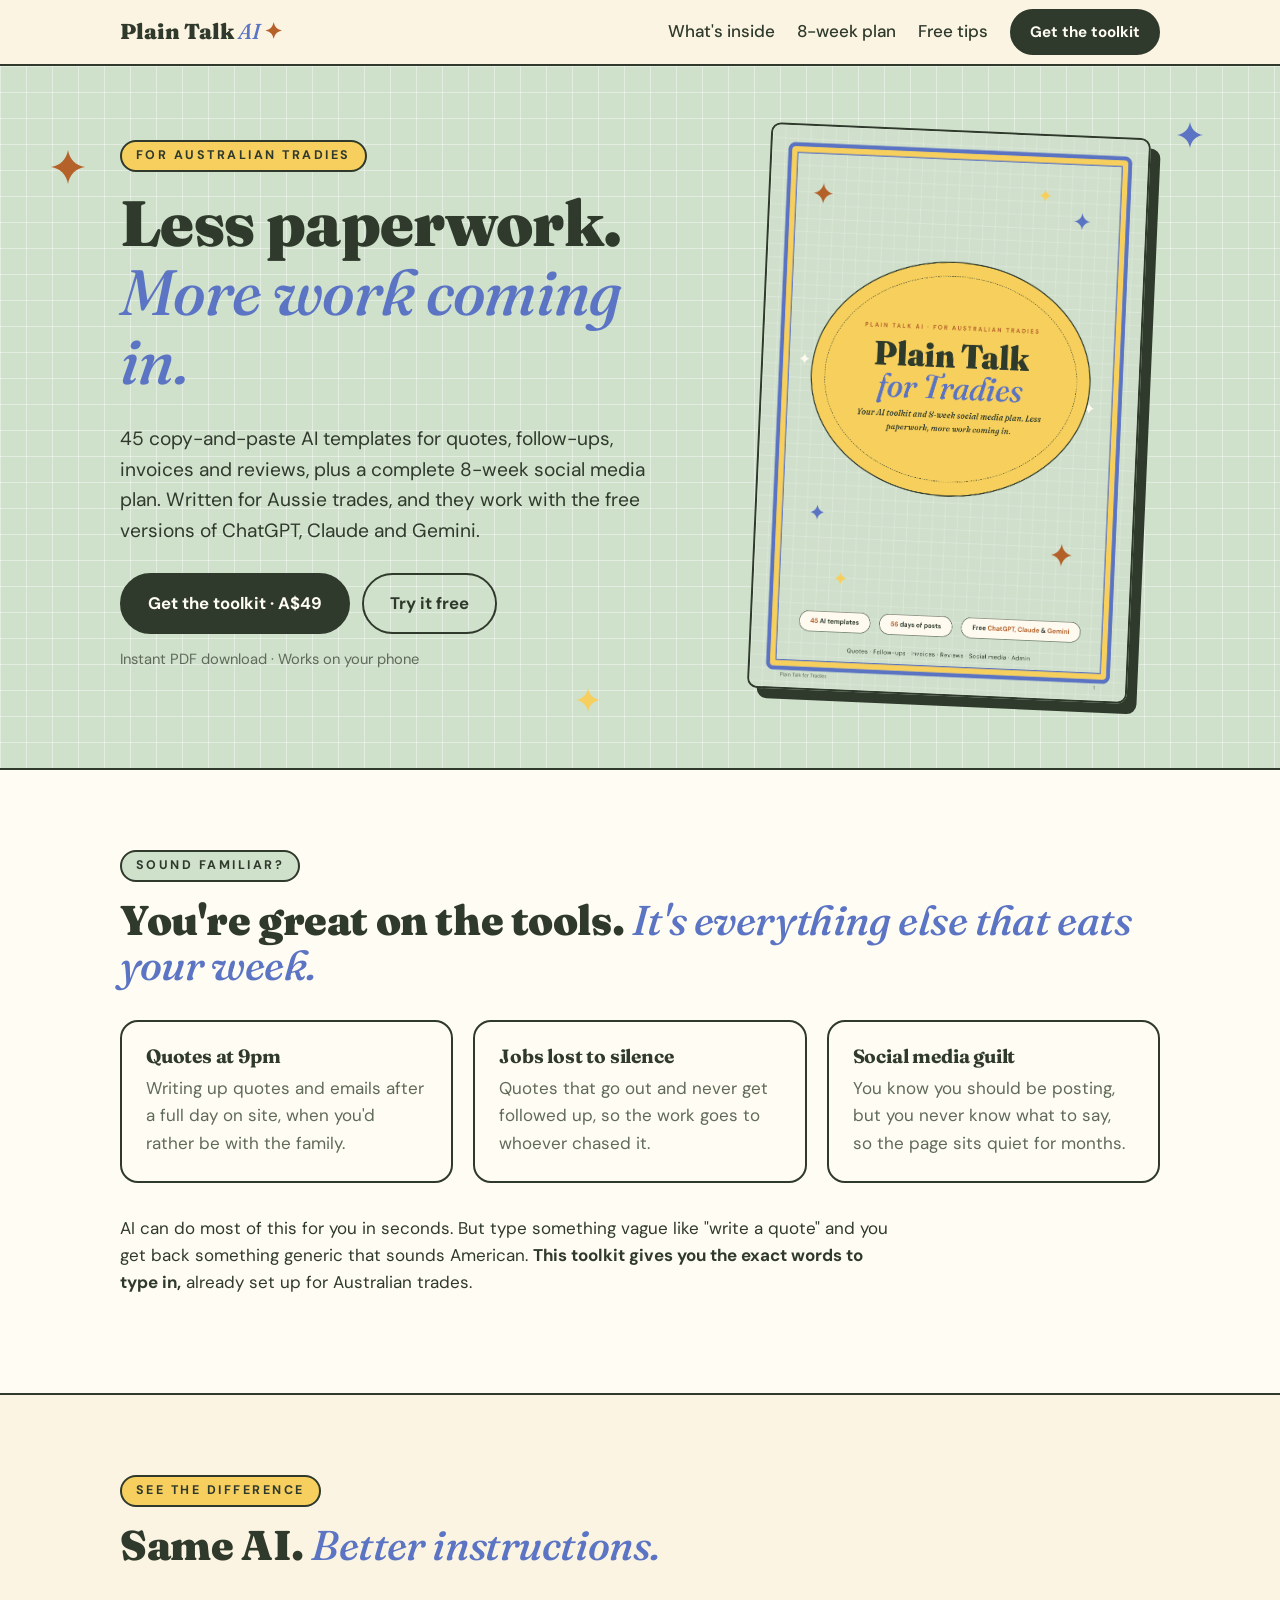
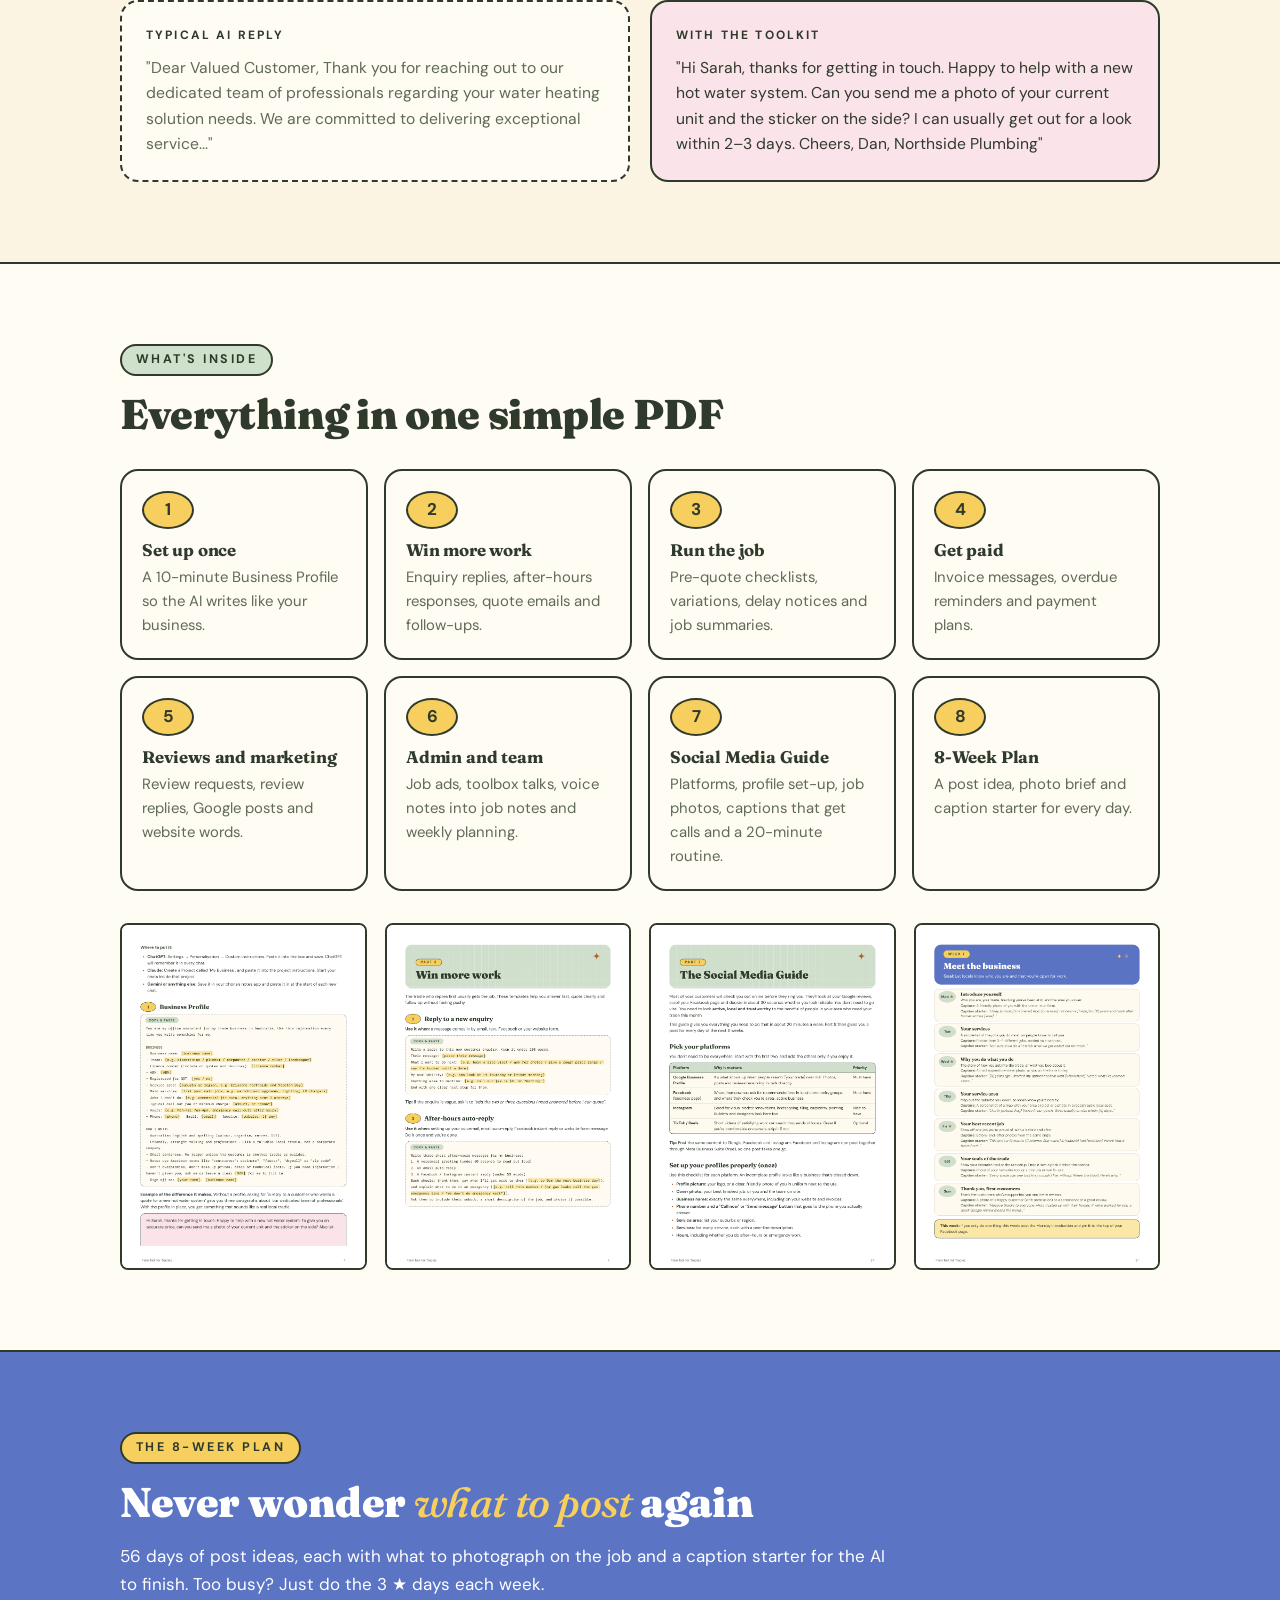
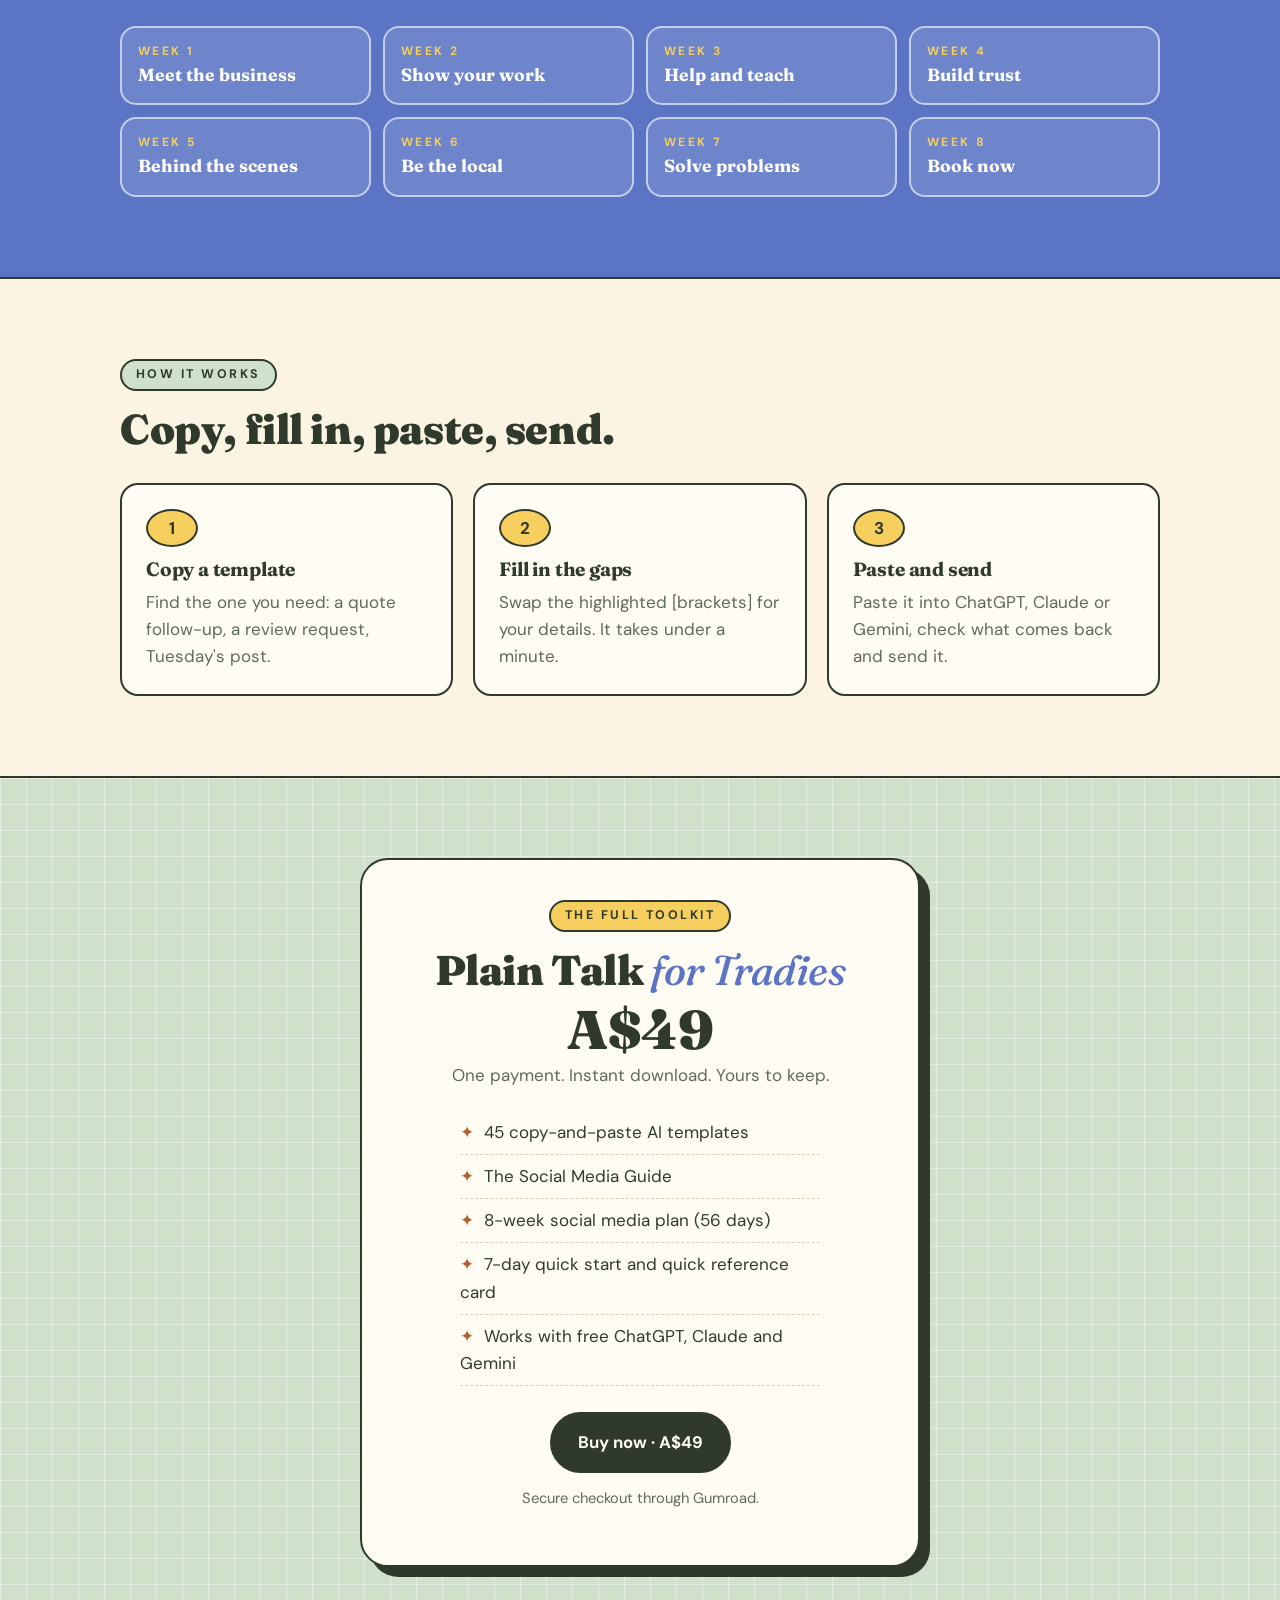
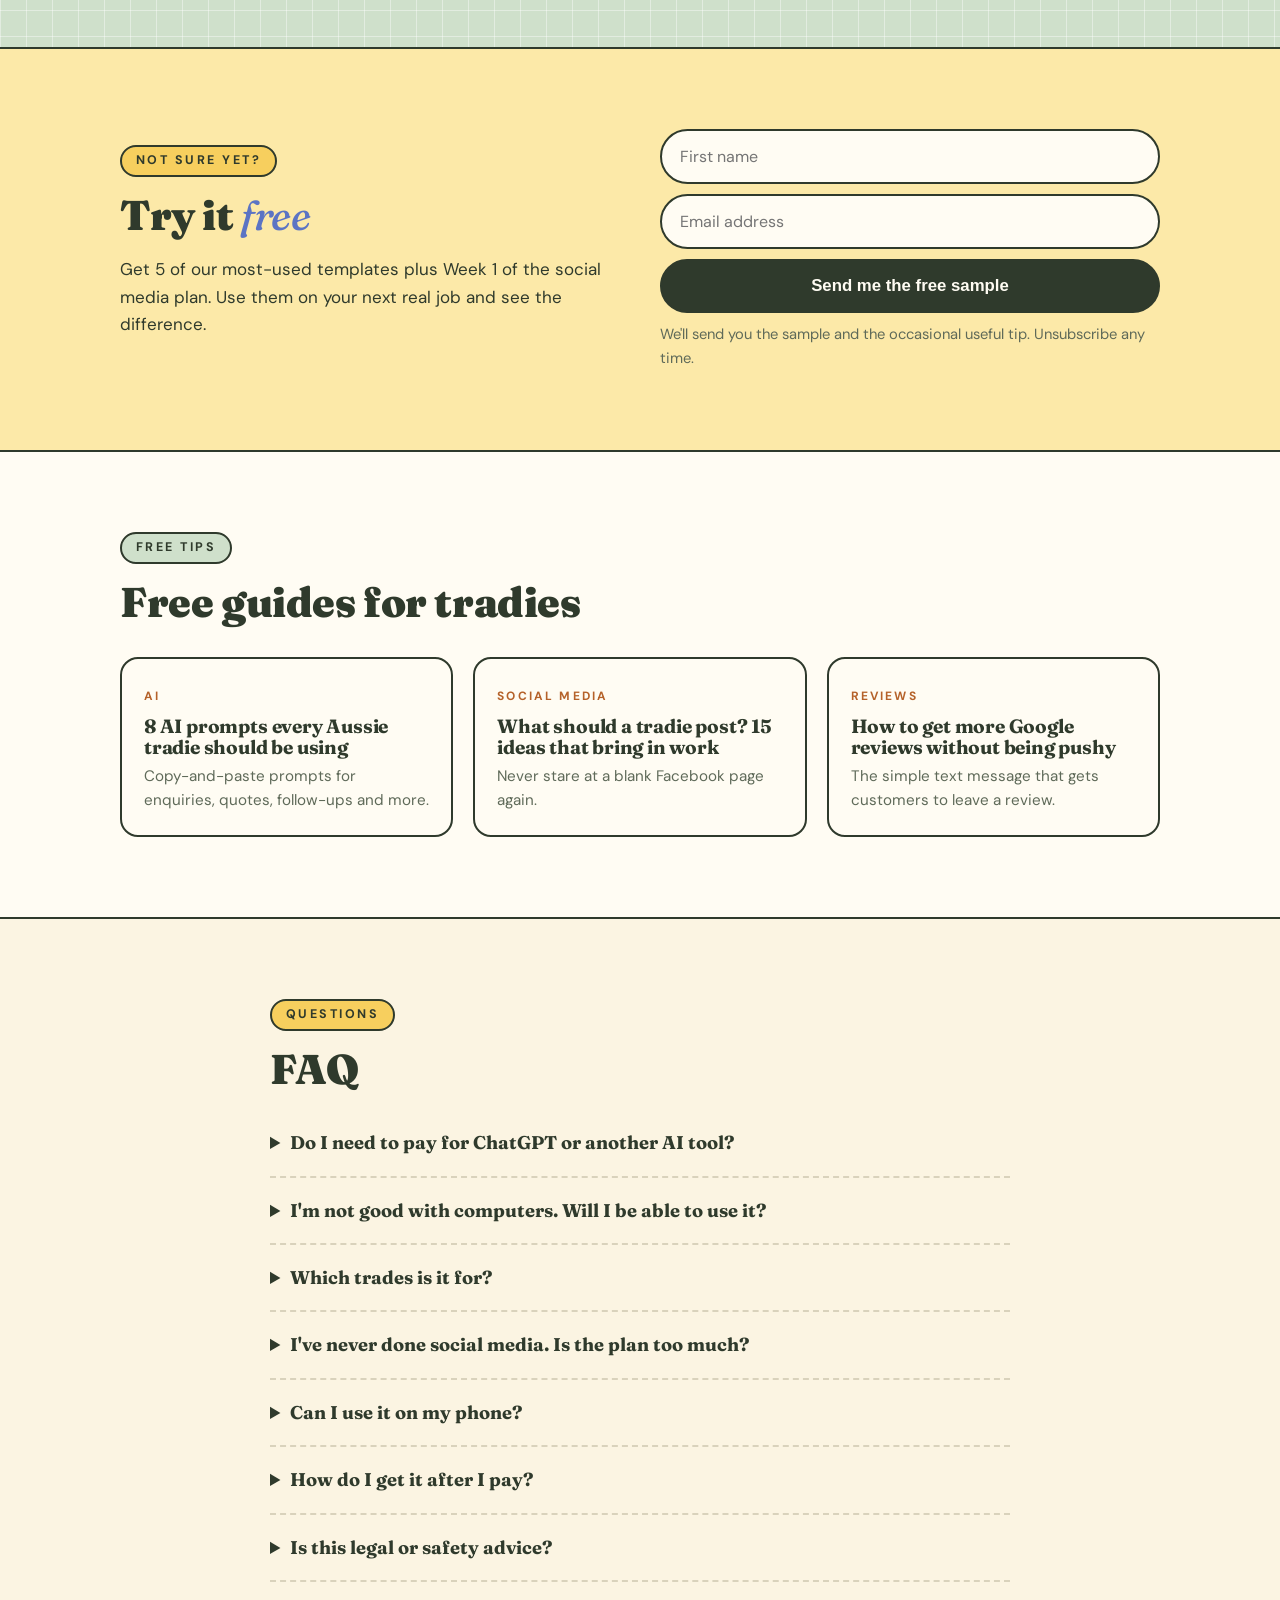
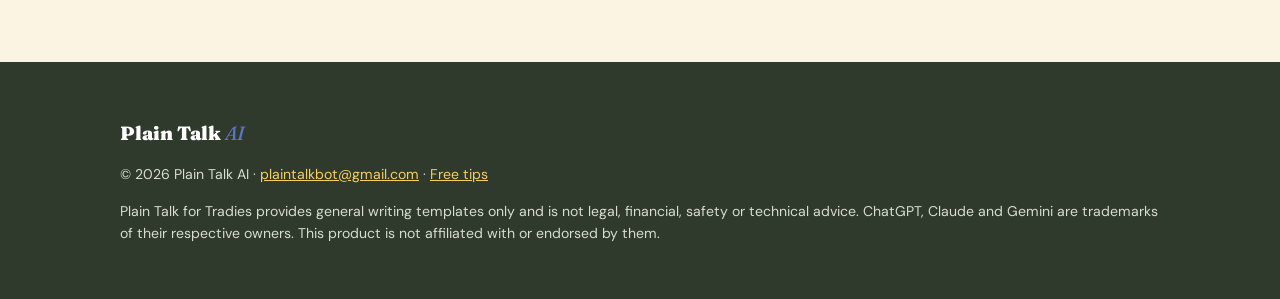
<file: index.html>
<!doctype html>
<html lang="en-AU">
<head>
<meta charset="utf-8">
<meta name="viewport" content="width=device-width, initial-scale=1">
<title>Plain Talk for Tradies | AI templates and an 8-week social media plan for Australian tradies</title>
<meta name="description" content="45 copy-and-paste AI templates and an 8-week social media plan for Australian tradies. Write quotes, follow-ups, invoice reminders and social posts in minutes with the free versions of ChatGPT, Claude or Gemini.">
<meta property="og:title" content="Plain Talk for Tradies">
<meta property="og:description" content="Less paperwork, more work coming in. 45 AI templates and an 8-week social media plan for Aussie tradies.">
<meta property="og:image" content="https://plaintalkbot.com/img/cover.png">
<meta property="og:url" content="https://plaintalkbot.com/">
<link rel="canonical" href="https://plaintalkbot.com/">
<link rel="preconnect" href="https://fonts.googleapis.com">
<link href="https://fonts.googleapis.com/css2?family=Fraunces:ital,opsz,wght@0,9..144,700;0,9..144,900;1,9..144,500&family=DM+Sans:wght@400;500;700&family=DM+Mono&display=swap" rel="stylesheet">
<link rel="stylesheet" href="site.css">
</head>
<body>
<svg width="0" height="0" style="position:absolute"><symbol id="spark" viewBox="0 0 24 24"><path d="M12 0c1 6.5 5.5 11 12 12-6.5 1-11 5.5-12 12-1-6.5-5.5-11-12-12C6.5 11 11 6.5 12 0z"/></symbol></svg>

<nav><div class="wrap">
 <a class="logo" href="/">Plain Talk <em>AI</em> <span class="spk">✦</span></a>
 <ul>
  <li><a href="#inside">What's inside</a></li>
  <li><a href="#plan">8-week plan</a></li>
  <li><a href="free/">Free tips</a></li>
  <li><a class="btn" href="#buy">Get the toolkit</a></li>
 </ul>
</div></nav>

<header class="hero gingham">
 <svg class="spark" style="left:4%;top:12%;fill:var(--rust)"><use href="#spark"/></svg>
 <svg class="spark" style="right:6%;top:8%;fill:var(--blue);width:26px;height:26px"><use href="#spark"/></svg>
 <svg class="spark" style="left:45%;bottom:8%;fill:var(--butter);width:24px;height:24px"><use href="#spark"/></svg>
 <div class="wrap hero-grid">
  <div>
   <span class="pill">For Australian tradies</span>
   <h1>Less paperwork. <em>More work coming in.</em></h1>
   <p class="lead">45 copy-and-paste AI templates for quotes, follow-ups, invoices and reviews, plus a complete 8-week social media plan. Written for Aussie trades, and they work with the free versions of ChatGPT, Claude and Gemini.</p>
   <div class="cta-row">
    <!-- GUMROAD: replace href with the Gumroad product link -->
    <a class="btn" href="https://plaintalkai.gumroad.com/l/npzaar">Get the toolkit · A$49</a>
    <a class="btn light" href="#free">Try it free</a>
   </div>
   <p class="note">Instant PDF download · Works on your phone</p>
  </div>
  <div class="cover-wrap"><img src="img/cover.png" alt="Plain Talk for Tradies toolkit cover" width="400" height="566"></div>
 </div>
</header>

<section class="paper">
 <div class="wrap">
  <span class="pill sage">Sound familiar?</span>
  <h2>You're great on the tools. <em>It's everything else that eats your week.</em></h2>
  <div class="grid3">
   <div class="card"><h3>Quotes at 9pm</h3><p>Writing up quotes and emails after a full day on site, when you'd rather be with the family.</p></div>
   <div class="card"><h3>Jobs lost to silence</h3><p>Quotes that go out and never get followed up, so the work goes to whoever chased it.</p></div>
   <div class="card"><h3>Social media guilt</h3><p>You know you should be posting, but you never know what to say, so the page sits quiet for months.</p></div>
  </div>
  <p class="intro" style="margin-top:32px">AI can do most of this for you in seconds. But type something vague like "write a quote" and you get back something generic that sounds American. <strong>This toolkit gives you the exact words to type in,</strong> already set up for Australian trades.</p>
 </div>
</section>

<section class="cream">
 <div class="wrap">
  <span class="pill">See the difference</span>
  <h2>Same AI. <em>Better instructions.</em></h2>
  <div class="grid2">
   <div class="ex bad"><div class="lbl">Typical AI reply</div>"Dear Valued Customer, Thank you for reaching out to our dedicated team of professionals regarding your water heating solution needs. We are committed to delivering exceptional service..."</div>
   <div class="ex good"><div class="lbl">With the toolkit</div>"Hi Sarah, thanks for getting in touch. Happy to help with a new hot water system. Can you send me a photo of your current unit and the sticker on the side? I can usually get out for a look within 2–3 days. Cheers, Dan, Northside Plumbing"</div>
  </div>
 </div>
</section>

<section class="paper" id="inside">
 <div class="wrap">
  <span class="pill sage">What's inside</span>
  <h2>Everything in one simple PDF</h2>
  <div class="parts">
   <div class="card"><div class="oval">1</div><h3>Set up once</h3><p>A 10-minute Business Profile so the AI writes like your business.</p></div>
   <div class="card"><div class="oval">2</div><h3>Win more work</h3><p>Enquiry replies, after-hours responses, quote emails and follow-ups.</p></div>
   <div class="card"><div class="oval">3</div><h3>Run the job</h3><p>Pre-quote checklists, variations, delay notices and job summaries.</p></div>
   <div class="card"><div class="oval">4</div><h3>Get paid</h3><p>Invoice messages, overdue reminders and payment plans.</p></div>
   <div class="card"><div class="oval">5</div><h3>Reviews and marketing</h3><p>Review requests, review replies, Google posts and website words.</p></div>
   <div class="card"><div class="oval">6</div><h3>Admin and team</h3><p>Job ads, toolbox talks, voice notes into job notes and weekly planning.</p></div>
   <div class="card"><div class="oval">7</div><h3>Social Media Guide</h3><p>Platforms, profile set-up, job photos, captions that get calls and a 20-minute routine.</p></div>
   <div class="card"><div class="oval">8</div><h3>8-Week Plan</h3><p>A post idea, photo brief and caption starter for every day.</p></div>
  </div>
  <div class="gallery">
   <img src="img/profile.png" alt="Business Profile template page" loading="lazy">
   <img src="img/part2.png" alt="Win more work templates" loading="lazy">
   <img src="img/social.png" alt="Social Media Guide page" loading="lazy">
   <img src="img/week1.png" alt="Week 1 of the social media plan" loading="lazy">
  </div>
 </div>
</section>

<section class="blue" id="plan">
 <div class="wrap">
  <span class="pill">The 8-week plan</span>
  <h2>Never wonder <em>what to post</em> again</h2>
  <p class="intro">56 days of post ideas, each with what to photograph on the job and a caption starter for the AI to finish. Too busy? Just do the 3 ★ days each week.</p>
  <div class="weeks">
   <div class="wk"><b>WEEK 1</b><span>Meet the business</span></div>
   <div class="wk"><b>WEEK 2</b><span>Show your work</span></div>
   <div class="wk"><b>WEEK 3</b><span>Help and teach</span></div>
   <div class="wk"><b>WEEK 4</b><span>Build trust</span></div>
   <div class="wk"><b>WEEK 5</b><span>Behind the scenes</span></div>
   <div class="wk"><b>WEEK 6</b><span>Be the local</span></div>
   <div class="wk"><b>WEEK 7</b><span>Solve problems</span></div>
   <div class="wk"><b>WEEK 8</b><span>Book now</span></div>
  </div>
 </div>
</section>

<section class="cream">
 <div class="wrap">
  <span class="pill sage">How it works</span>
  <h2>Copy, fill in, paste, send.</h2>
  <div class="grid3">
   <div class="card"><div class="oval">1</div><h3>Copy a template</h3><p>Find the one you need: a quote follow-up, a review request, Tuesday's post.</p></div>
   <div class="card"><div class="oval">2</div><h3>Fill in the gaps</h3><p>Swap the highlighted [brackets] for your details. It takes under a minute.</p></div>
   <div class="card"><div class="oval">3</div><h3>Paste and send</h3><p>Paste it into ChatGPT, Claude or Gemini, check what comes back and send it.</p></div>
  </div>
 </div>
</section>

<section class="gingham" id="buy">
 <div class="wrap">
  <div class="buybox">
   <span class="pill">The full toolkit</span>
   <h2 style="margin-bottom:0">Plain Talk <em>for Tradies</em></h2>
   <div class="price">A$49</div>
   <p style="margin:0;color:var(--muted)">One payment. Instant download. Yours to keep.</p>
   <ul>
    <li>45 copy-and-paste AI templates</li>
    <li>The Social Media Guide</li>
    <li>8-week social media plan (56 days)</li>
    <li>7-day quick start and quick reference card</li>
    <li>Works with free ChatGPT, Claude and Gemini</li>
   </ul>
   <!-- GUMROAD: replace href with the Gumroad product link -->
   <a class="btn" href="https://plaintalkai.gumroad.com/l/npzaar">Buy now · A$49</a>
   <p class="note">Secure checkout through Gumroad.</p>
  </div>
 </div>
</section>

<section class="butter" id="free">
 <div class="wrap free-grid">
  <div>
   <span class="pill">Not sure yet?</span>
   <h2>Try it <em>free</em></h2>
   <p>Get 5 of our most-used templates plus Week 1 of the social media plan. Use them on your next real job and see the difference.</p>
  </div>
  <!-- Netlify Forms collects these automatically once the site is on Netlify -->
  <form name="free-sample" method="POST" data-netlify="true" action="/thanks.html">
   <input type="hidden" name="form-name" value="free-sample">
   <input type="text" name="name" placeholder="First name" aria-label="First name">
   <input type="email" name="email" placeholder="Email address" aria-label="Email address" required>
   <button class="btn" type="submit">Send me the free sample</button>
   <p class="note" style="margin:0">We'll send you the sample and the occasional useful tip. Unsubscribe any time.</p>
  </form>
 </div>
</section>

<section class="paper">
 <div class="wrap">
  <span class="pill sage">Free tips</span>
  <h2>Free guides for tradies</h2>
  <div class="grid3">
   <a class="article-card" href="free/ai-prompts-for-tradies.html"><span class="tag">AI</span><h3>8 AI prompts every Aussie tradie should be using</h3><p>Copy-and-paste prompts for enquiries, quotes, follow-ups and more.</p></a>
   <a class="article-card" href="free/social-media-post-ideas-for-tradies.html"><span class="tag">Social media</span><h3>What should a tradie post? 15 ideas that bring in work</h3><p>Never stare at a blank Facebook page again.</p></a>
   <a class="article-card" href="free/how-to-get-more-google-reviews.html"><span class="tag">Reviews</span><h3>How to get more Google reviews without being pushy</h3><p>The simple text message that gets customers to leave a review.</p></a>
  </div>
 </div>
</section>

<section class="cream">
 <div class="wrap" style="max-width:780px">
  <span class="pill">Questions</span>
  <h2>FAQ</h2>
  <details><summary>Do I need to pay for ChatGPT or another AI tool?</summary><p>No. Everything works with the free versions of ChatGPT, Claude and Gemini.</p></details>
  <details><summary>I'm not good with computers. Will I be able to use it?</summary><p>If you can copy and paste a text message, you can use this. Every template comes with plain instructions, and the 7-day quick start walks you through it one small step at a time.</p></details>
  <details><summary>Which trades is it for?</summary><p>Any trade or home service business: electricians, plumbers, carpenters, builders, painters, tilers, landscapers, roofers, cleaners and more. The Business Profile tailors every template to your trade.</p></details>
  <details><summary>I've never done social media. Is the plan too much?</summary><p>No. The guide starts from scratch, and the plan has a Minimum mode of just 3 posts a week. The weekly routine takes about 20 minutes.</p></details>
  <details><summary>Can I use it on my phone?</summary><p>Yes. The PDF opens on any phone, and the templates work in the ChatGPT, Claude and Gemini phone apps. You can even talk to the app instead of typing.</p></details>
  <details><summary>How do I get it after I pay?</summary><p>You'll get a download link straight away on screen and by email.</p></details>
  <details><summary>Is this legal or safety advice?</summary><p>No. The toolkit helps you write messages and posts faster. For anything legal, safety or technical, the templates point you to your licensing body, industry association or a professional.</p></details>
 </div>
</section>

<footer>
 <div class="wrap">
  <p><span class="logo">Plain Talk <em>AI</em></span></p>
  <p>© 2026 Plain Talk AI · <a href="mailto:plaintalkbot@gmail.com">plaintalkbot@gmail.com</a> · <a href="free/">Free tips</a></p>
  <p>Plain Talk for Tradies provides general writing templates only and is not legal, financial, safety or technical advice. ChatGPT, Claude and Gemini are trademarks of their respective owners. This product is not affiliated with or endorsed by them.</p>
 </div>
</footer>
<script>
document.querySelector('form[name="free-sample"]').addEventListener('submit',function(e){
 e.preventDefault();var f=e.target;
 fetch('/',{method:'POST',headers:{'Content-Type':'application/x-www-form-urlencoded'},body:new URLSearchParams(new FormData(f)).toString()})
 .catch(function(){}).finally(function(){window.location.href='/thanks.html';});
});
</script>
</body>
</html>
</file>
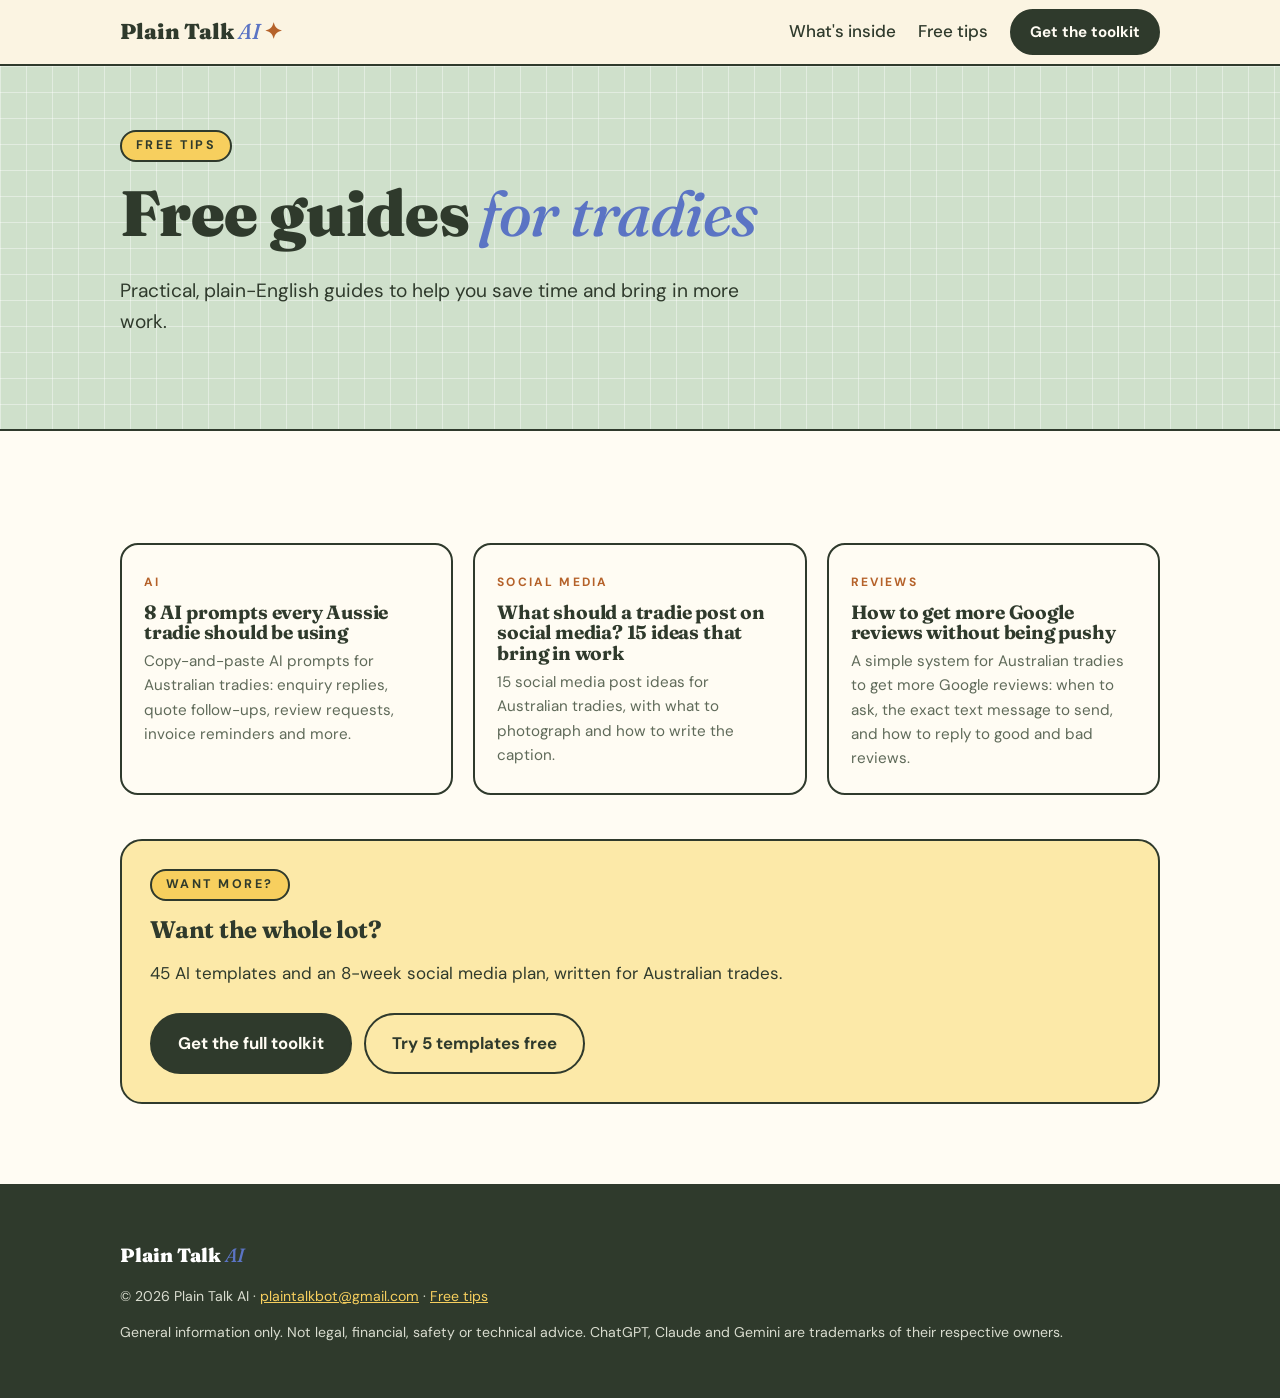
<file: free/index.html>
<!doctype html><html lang="en-AU"><head><meta charset="utf-8"><meta name="viewport" content="width=device-width, initial-scale=1">
<title>Free tips for Australian tradies | Plain Talk AI</title><meta name="description" content="Free guides for Australian tradies on using AI, social media and getting more Google reviews."><link rel="canonical" href="https://plaintalkbot.com/free/index.html">
<link rel="preconnect" href="https://fonts.googleapis.com"><link href="https://fonts.googleapis.com/css2?family=Fraunces:ital,opsz,wght@0,9..144,700;0,9..144,900;1,9..144,500&family=DM+Sans:wght@400;500;700&family=DM+Mono&display=swap" rel="stylesheet">
<link rel="stylesheet" href="../site.css"></head><body>
<nav><div class="wrap"><a class="logo" href="../">Plain Talk <em>AI</em> <span class="spk">✦</span></a><ul><li><a href="../#inside">What's inside</a></li><li><a href="../free/">Free tips</a></li><li><a class="btn" href="../#buy">Get the toolkit</a></li></ul></div></nav>
<header class="hero gingham"><div class="wrap"><span class="pill">Free tips</span><h1>Free guides <em>for tradies</em></h1><p class="lead">Practical, plain-English guides to help you save time and bring in more work.</p></div></header><section class="paper"><div class="wrap"><div class="grid3"><a class="article-card" href="ai-prompts-for-tradies.html"><span class="tag">AI</span><h3>8 AI prompts every Aussie tradie should be using</h3><p>Copy-and-paste AI prompts for Australian tradies: enquiry replies, quote follow-ups, review requests, invoice reminders and more.</p></a><a class="article-card" href="social-media-post-ideas-for-tradies.html"><span class="tag">Social media</span><h3>What should a tradie post on social media? 15 ideas that bring in work</h3><p>15 social media post ideas for Australian tradies, with what to photograph and how to write the caption.</p></a><a class="article-card" href="how-to-get-more-google-reviews.html"><span class="tag">Reviews</span><h3>How to get more Google reviews without being pushy</h3><p>A simple system for Australian tradies to get more Google reviews: when to ask, the exact text message to send, and how to reply to good and bad reviews.</p></a></div><div class="cta-box"><span class="pill">Want more?</span><h3>Want the whole lot?</h3><p>45 AI templates and an 8-week social media plan, written for Australian trades.</p><div class="cta-row"><a class="btn" href="../#buy">Get the full toolkit</a><a class="btn light" href="../#free">Try 5 templates free</a></div></div></div></section><footer><div class="wrap"><p><span class="logo">Plain Talk <em>AI</em></span></p><p>© 2026 Plain Talk AI · <a href="mailto:plaintalkbot@gmail.com">plaintalkbot@gmail.com</a> · <a href="../free/">Free tips</a></p>
<p>General information only. Not legal, financial, safety or technical advice. ChatGPT, Claude and Gemini are trademarks of their respective owners.</p></div></footer></body></html>
</file>
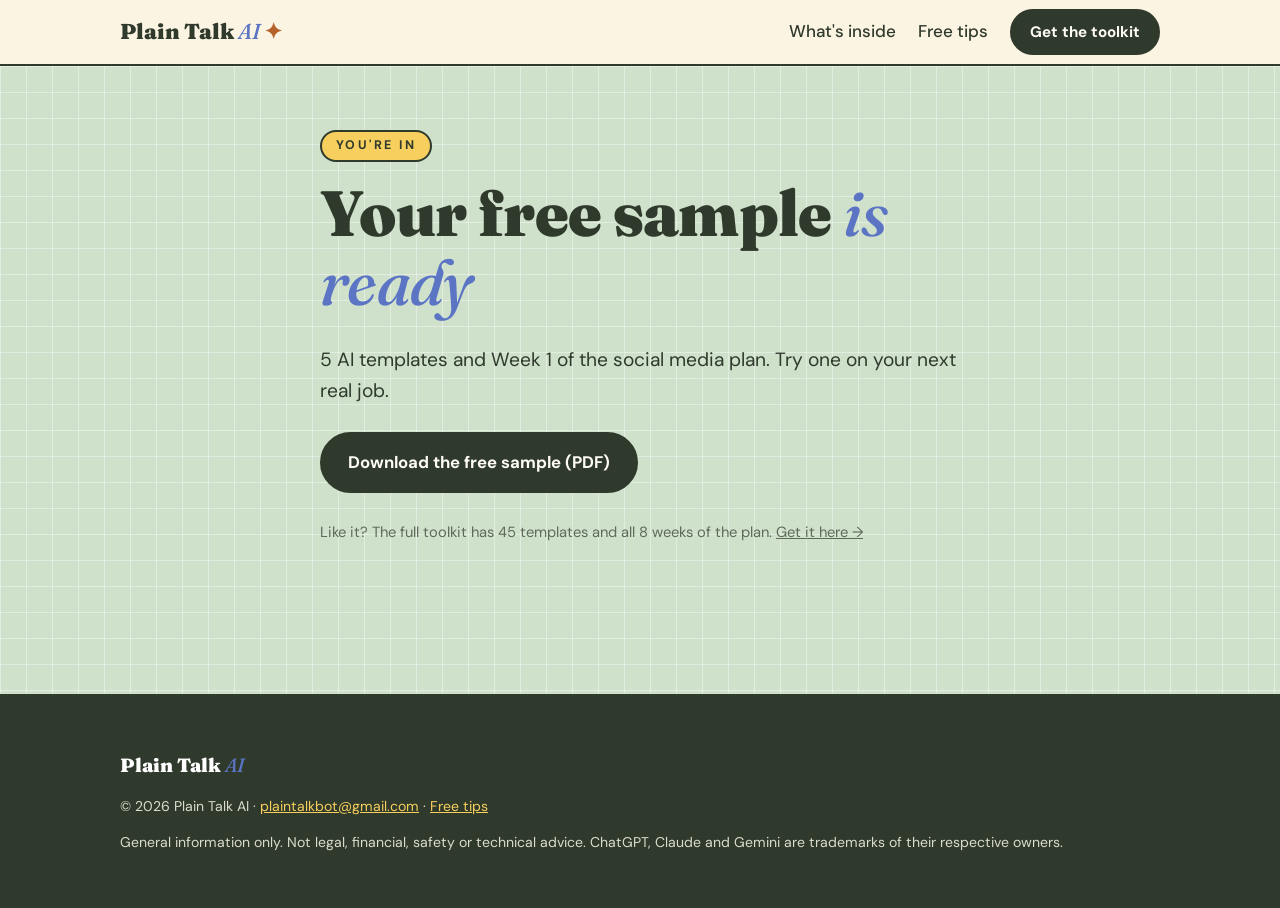
<file: thanks.html>
<!doctype html><html lang="en-AU"><head><meta charset="utf-8"><meta name="viewport" content="width=device-width, initial-scale=1">
<title>Your free sample | Plain Talk AI</title><meta name="description" content="Download your free Plain Talk for Tradies sample."><meta name="robots" content="noindex"><link rel="canonical" href="https://plaintalkbot.com/thanks.html">
<link rel="preconnect" href="https://fonts.googleapis.com"><link href="https://fonts.googleapis.com/css2?family=Fraunces:ital,opsz,wght@0,9..144,700;0,9..144,900;1,9..144,500&family=DM+Sans:wght@400;500;700&family=DM+Mono&display=swap" rel="stylesheet">
<link rel="stylesheet" href="site.css"></head><body>
<nav><div class="wrap"><a class="logo" href="">Plain Talk <em>AI</em> <span class="spk">✦</span></a><ul><li><a href="#inside">What's inside</a></li><li><a href="free/">Free tips</a></li><li><a class="btn" href="#buy">Get the toolkit</a></li></ul></div></nav>
<header class="hero gingham" style="min-height:70vh"><div class="wrap" style="max-width:680px"><span class="pill">You're in</span><h1>Your free sample <em>is ready</em></h1><p class="lead">5 AI templates and Week 1 of the social media plan. Try one on your next real job.</p><div class="cta-row"><a class="btn" href="Plain-Talk-for-Tradies-Free-Sample.pdf" download>Download the free sample (PDF)</a></div><p class="note" style="margin-top:28px">Like it? The full toolkit has 45 templates and all 8 weeks of the plan. <a href="index.html#buy">Get it here →</a></p></div></header><footer><div class="wrap"><p><span class="logo">Plain Talk <em>AI</em></span></p><p>© 2026 Plain Talk AI · <a href="mailto:plaintalkbot@gmail.com">plaintalkbot@gmail.com</a> · <a href="free/">Free tips</a></p>
<p>General information only. Not legal, financial, safety or technical advice. ChatGPT, Claude and Gemini are trademarks of their respective owners.</p></div></footer></body></html>
</file>
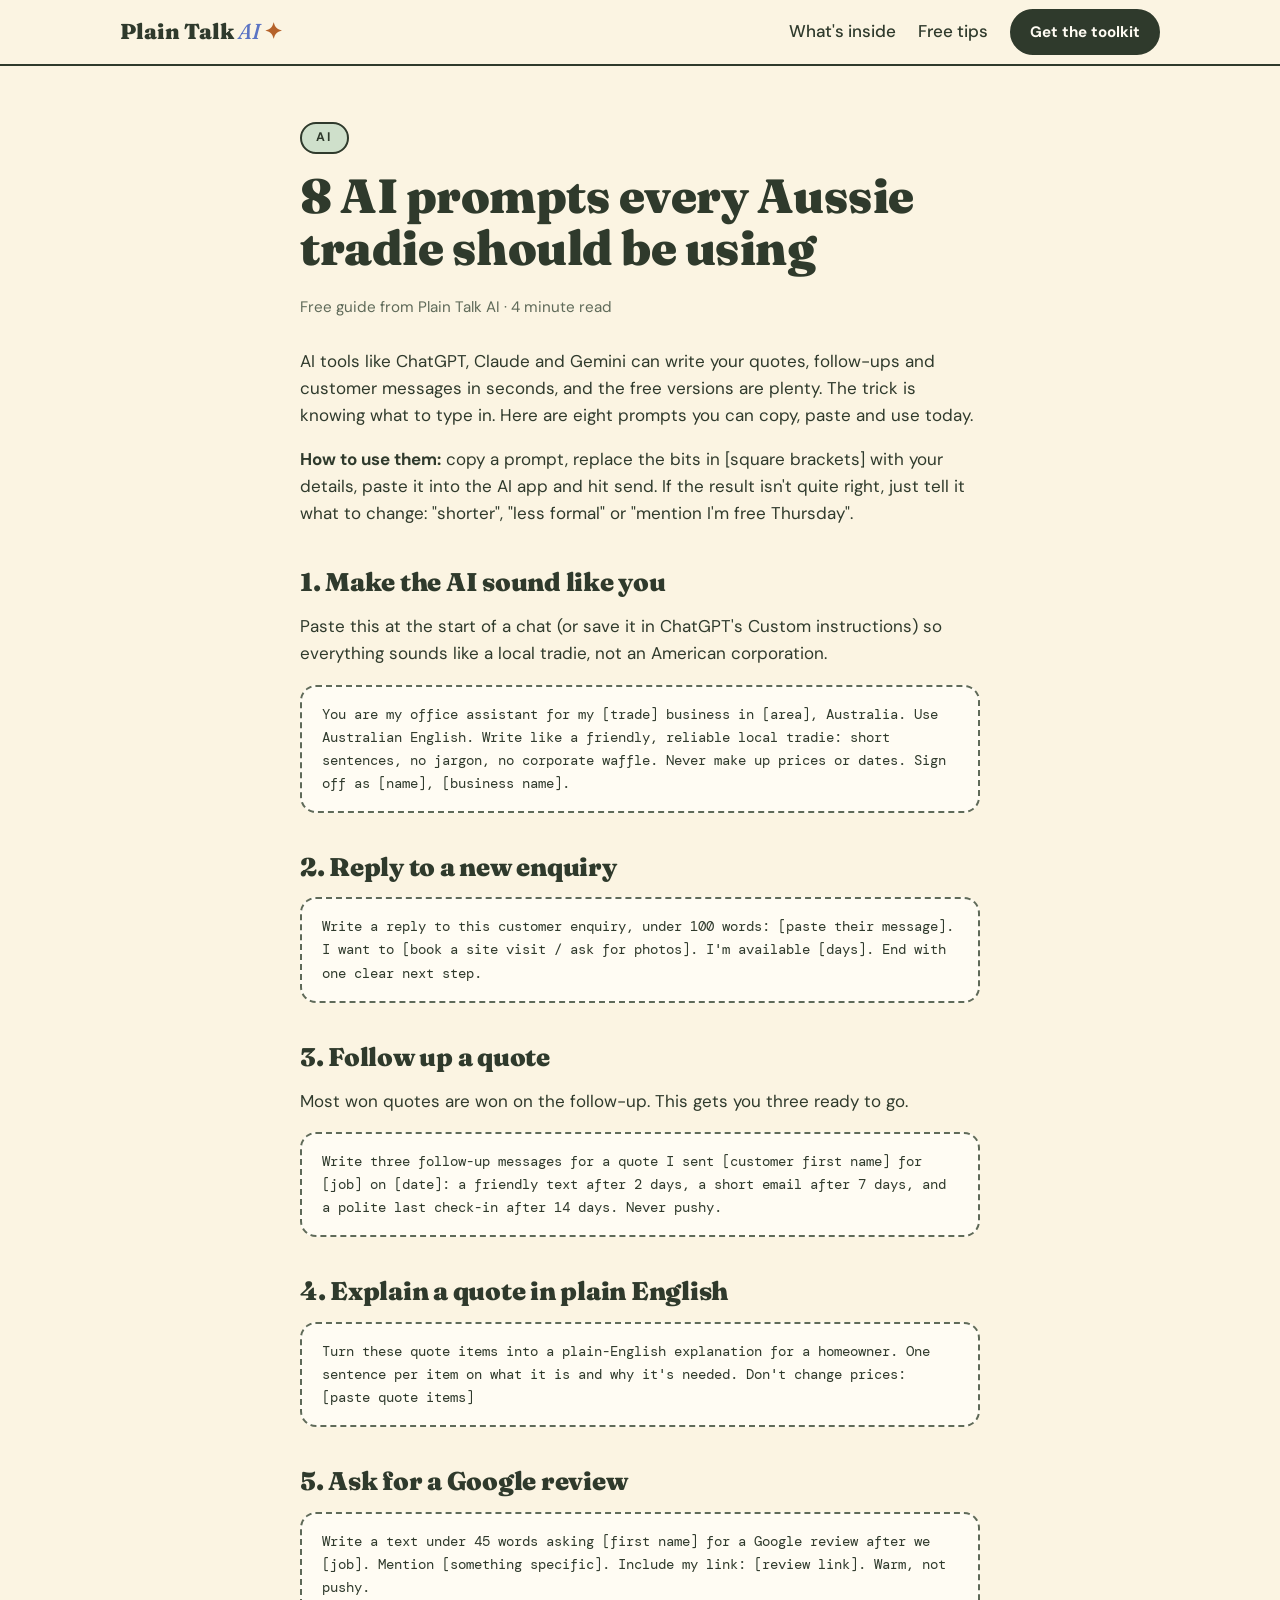
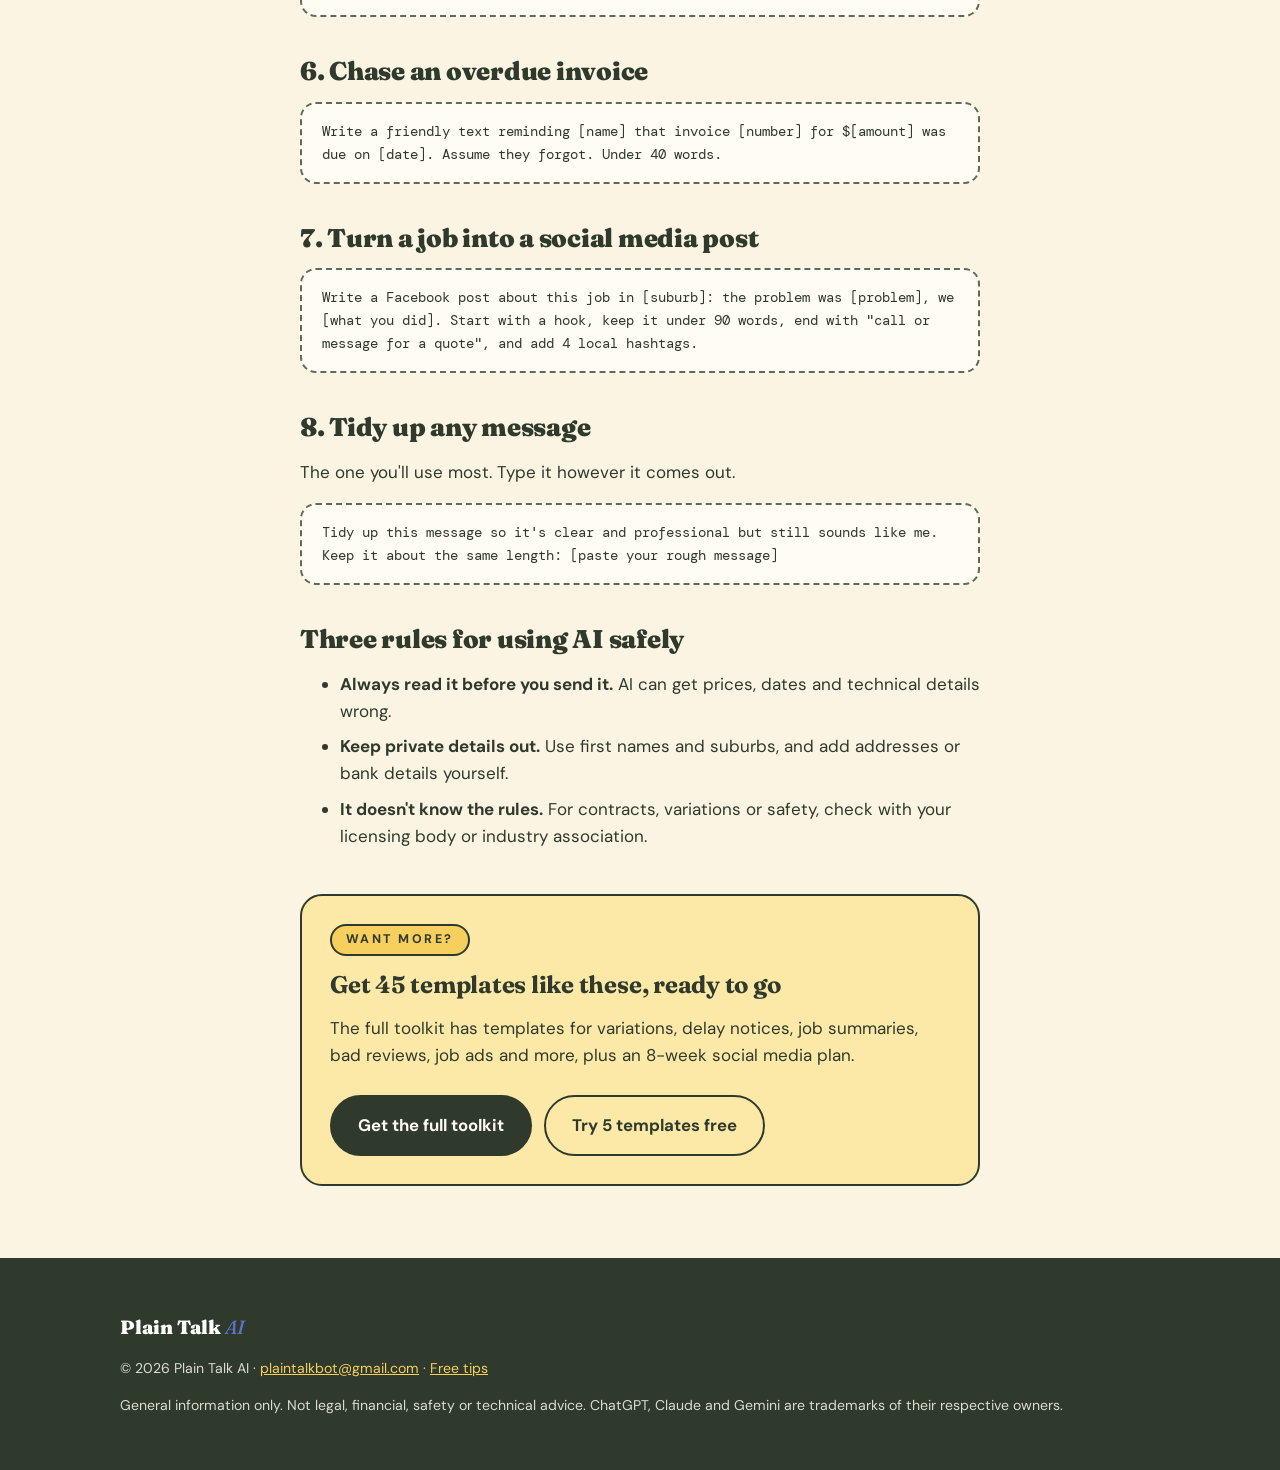
<file: free/ai-prompts-for-tradies.html>
<!doctype html><html lang="en-AU"><head><meta charset="utf-8"><meta name="viewport" content="width=device-width, initial-scale=1">
<title>8 AI prompts every Aussie tradie should be using | Plain Talk AI</title><meta name="description" content="Copy-and-paste AI prompts for Australian tradies: enquiry replies, quote follow-ups, review requests, invoice reminders and more. Work with free ChatGPT, Claude and Gemini."><link rel="canonical" href="https://plaintalkbot.com/free/ai-prompts-for-tradies.html">
<link rel="preconnect" href="https://fonts.googleapis.com"><link href="https://fonts.googleapis.com/css2?family=Fraunces:ital,opsz,wght@0,9..144,700;0,9..144,900;1,9..144,500&family=DM+Sans:wght@400;500;700&family=DM+Mono&display=swap" rel="stylesheet">
<link rel="stylesheet" href="../site.css"></head><body>
<nav><div class="wrap"><a class="logo" href="../">Plain Talk <em>AI</em> <span class="spk">✦</span></a><ul><li><a href="../#inside">What's inside</a></li><li><a href="../free/">Free tips</a></li><li><a class="btn" href="../#buy">Get the toolkit</a></li></ul></div></nav>
<article class="article"><span class="pill sage">AI</span><h1>8 AI prompts every Aussie tradie should be using</h1><p class="meta">Free guide from Plain Talk AI · 4 minute read</p><p>AI tools like ChatGPT, Claude and Gemini can write your quotes, follow-ups and customer messages in seconds, and the free versions are plenty. The trick is knowing what to type in. Here are eight prompts you can copy, paste and use today.</p>
<p><b>How to use them:</b> copy a prompt, replace the bits in [square brackets] with your details, paste it into the AI app and hit send. If the result isn't quite right, just tell it what to change: "shorter", "less formal" or "mention I'm free Thursday".</p>
<h2>1. Make the AI sound like you</h2><p>Paste this at the start of a chat (or save it in ChatGPT's Custom instructions) so everything sounds like a local tradie, not an American corporation.</p>
<blockquote>You are my office assistant for my [trade] business in [area], Australia. Use Australian English. Write like a friendly, reliable local tradie: short sentences, no jargon, no corporate waffle. Never make up prices or dates. Sign off as [name], [business name].</blockquote>
<h2>2. Reply to a new enquiry</h2>
<blockquote>Write a reply to this customer enquiry, under 100 words: [paste their message]. I want to [book a site visit / ask for photos]. I'm available [days]. End with one clear next step.</blockquote>
<h2>3. Follow up a quote</h2><p>Most won quotes are won on the follow-up. This gets you three ready to go.</p>
<blockquote>Write three follow-up messages for a quote I sent [customer first name] for [job] on [date]: a friendly text after 2 days, a short email after 7 days, and a polite last check-in after 14 days. Never pushy.</blockquote>
<h2>4. Explain a quote in plain English</h2>
<blockquote>Turn these quote items into a plain-English explanation for a homeowner. One sentence per item on what it is and why it's needed. Don't change prices: [paste quote items]</blockquote>
<h2>5. Ask for a Google review</h2>
<blockquote>Write a text under 45 words asking [first name] for a Google review after we [job]. Mention [something specific]. Include my link: [review link]. Warm, not pushy.</blockquote>
<h2>6. Chase an overdue invoice</h2>
<blockquote>Write a friendly text reminding [name] that invoice [number] for $[amount] was due on [date]. Assume they forgot. Under 40 words.</blockquote>
<h2>7. Turn a job into a social media post</h2>
<blockquote>Write a Facebook post about this job in [suburb]: the problem was [problem], we [what you did]. Start with a hook, keep it under 90 words, end with "call or message for a quote", and add 4 local hashtags.</blockquote>
<h2>8. Tidy up any message</h2><p>The one you'll use most. Type it however it comes out.</p>
<blockquote>Tidy up this message so it's clear and professional but still sounds like me. Keep it about the same length: [paste your rough message]</blockquote>
<h2>Three rules for using AI safely</h2><ul><li><b>Always read it before you send it.</b> AI can get prices, dates and technical details wrong.</li><li><b>Keep private details out.</b> Use first names and suburbs, and add addresses or bank details yourself.</li><li><b>It doesn't know the rules.</b> For contracts, variations or safety, check with your licensing body or industry association.</li></ul><div class="cta-box"><span class="pill">Want more?</span><h3>Get 45 templates like these, ready to go</h3><p>The full toolkit has templates for variations, delay notices, job summaries, bad reviews, job ads and more, plus an 8-week social media plan.</p><div class="cta-row"><a class="btn" href="../#buy">Get the full toolkit</a><a class="btn light" href="../#free">Try 5 templates free</a></div></div></article><footer><div class="wrap"><p><span class="logo">Plain Talk <em>AI</em></span></p><p>© 2026 Plain Talk AI · <a href="mailto:plaintalkbot@gmail.com">plaintalkbot@gmail.com</a> · <a href="../free/">Free tips</a></p>
<p>General information only. Not legal, financial, safety or technical advice. ChatGPT, Claude and Gemini are trademarks of their respective owners.</p></div></footer></body></html>
</file>
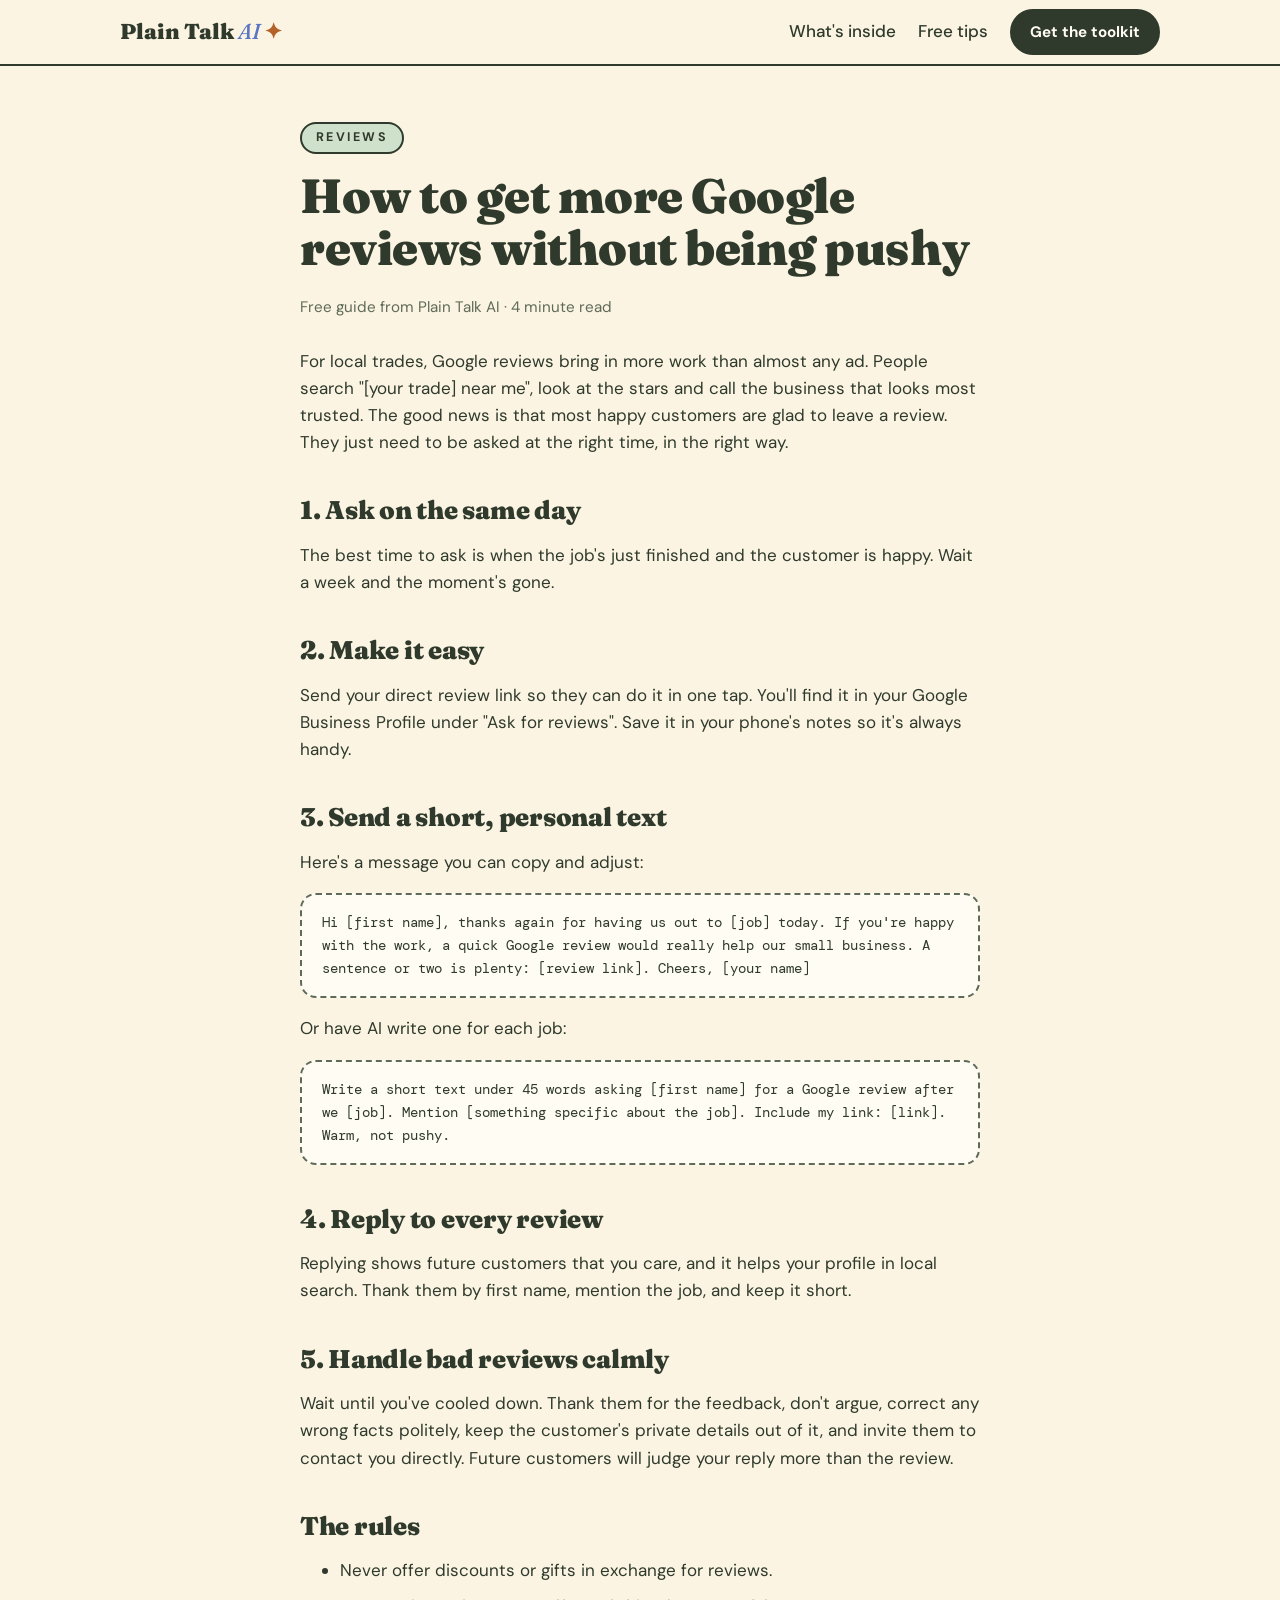
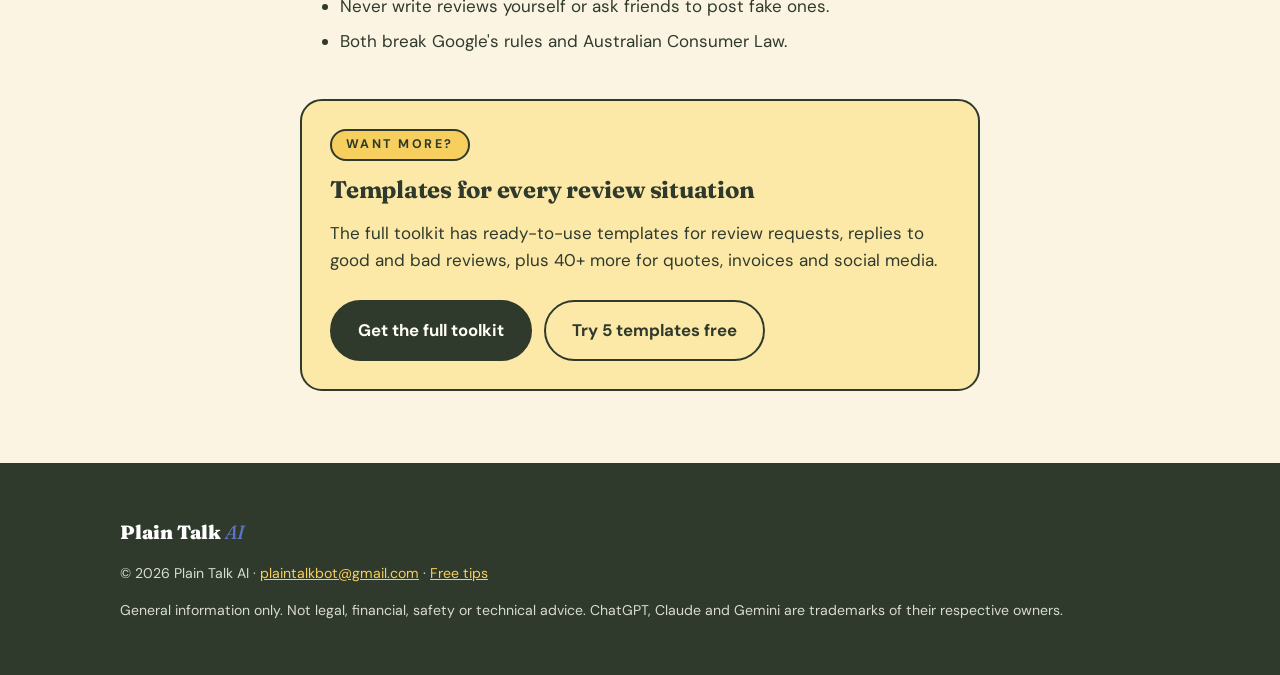
<file: free/how-to-get-more-google-reviews.html>
<!doctype html><html lang="en-AU"><head><meta charset="utf-8"><meta name="viewport" content="width=device-width, initial-scale=1">
<title>How to get more Google reviews without being pushy | Plain Talk AI</title><meta name="description" content="A simple system for Australian tradies to get more Google reviews: when to ask, the exact text message to send, and how to reply to good and bad reviews."><link rel="canonical" href="https://plaintalkbot.com/free/how-to-get-more-google-reviews.html">
<link rel="preconnect" href="https://fonts.googleapis.com"><link href="https://fonts.googleapis.com/css2?family=Fraunces:ital,opsz,wght@0,9..144,700;0,9..144,900;1,9..144,500&family=DM+Sans:wght@400;500;700&family=DM+Mono&display=swap" rel="stylesheet">
<link rel="stylesheet" href="../site.css"></head><body>
<nav><div class="wrap"><a class="logo" href="../">Plain Talk <em>AI</em> <span class="spk">✦</span></a><ul><li><a href="../#inside">What's inside</a></li><li><a href="../free/">Free tips</a></li><li><a class="btn" href="../#buy">Get the toolkit</a></li></ul></div></nav>
<article class="article"><span class="pill sage">Reviews</span><h1>How to get more Google reviews without being pushy</h1><p class="meta">Free guide from Plain Talk AI · 4 minute read</p><p>For local trades, Google reviews bring in more work than almost any ad. People search "[your trade] near me", look at the stars and call the business that looks most trusted. The good news is that most happy customers are glad to leave a review. They just need to be asked at the right time, in the right way.</p>
<h2>1. Ask on the same day</h2><p>The best time to ask is when the job's just finished and the customer is happy. Wait a week and the moment's gone.</p>
<h2>2. Make it easy</h2><p>Send your direct review link so they can do it in one tap. You'll find it in your Google Business Profile under "Ask for reviews". Save it in your phone's notes so it's always handy.</p>
<h2>3. Send a short, personal text</h2><p>Here's a message you can copy and adjust:</p>
<blockquote>Hi [first name], thanks again for having us out to [job] today. If you're happy with the work, a quick Google review would really help our small business. A sentence or two is plenty: [review link]. Cheers, [your name]</blockquote>
<p>Or have AI write one for each job:</p>
<blockquote>Write a short text under 45 words asking [first name] for a Google review after we [job]. Mention [something specific about the job]. Include my link: [link]. Warm, not pushy.</blockquote>
<h2>4. Reply to every review</h2><p>Replying shows future customers that you care, and it helps your profile in local search. Thank them by first name, mention the job, and keep it short.</p>
<h2>5. Handle bad reviews calmly</h2><p>Wait until you've cooled down. Thank them for the feedback, don't argue, correct any wrong facts politely, keep the customer's private details out of it, and invite them to contact you directly. Future customers will judge your reply more than the review.</p>
<h2>The rules</h2><ul><li>Never offer discounts or gifts in exchange for reviews.</li><li>Never write reviews yourself or ask friends to post fake ones.</li><li>Both break Google's rules and Australian Consumer Law.</li></ul><div class="cta-box"><span class="pill">Want more?</span><h3>Templates for every review situation</h3><p>The full toolkit has ready-to-use templates for review requests, replies to good and bad reviews, plus 40+ more for quotes, invoices and social media.</p><div class="cta-row"><a class="btn" href="../#buy">Get the full toolkit</a><a class="btn light" href="../#free">Try 5 templates free</a></div></div></article><footer><div class="wrap"><p><span class="logo">Plain Talk <em>AI</em></span></p><p>© 2026 Plain Talk AI · <a href="mailto:plaintalkbot@gmail.com">plaintalkbot@gmail.com</a> · <a href="../free/">Free tips</a></p>
<p>General information only. Not legal, financial, safety or technical advice. ChatGPT, Claude and Gemini are trademarks of their respective owners.</p></div></footer></body></html>
</file>
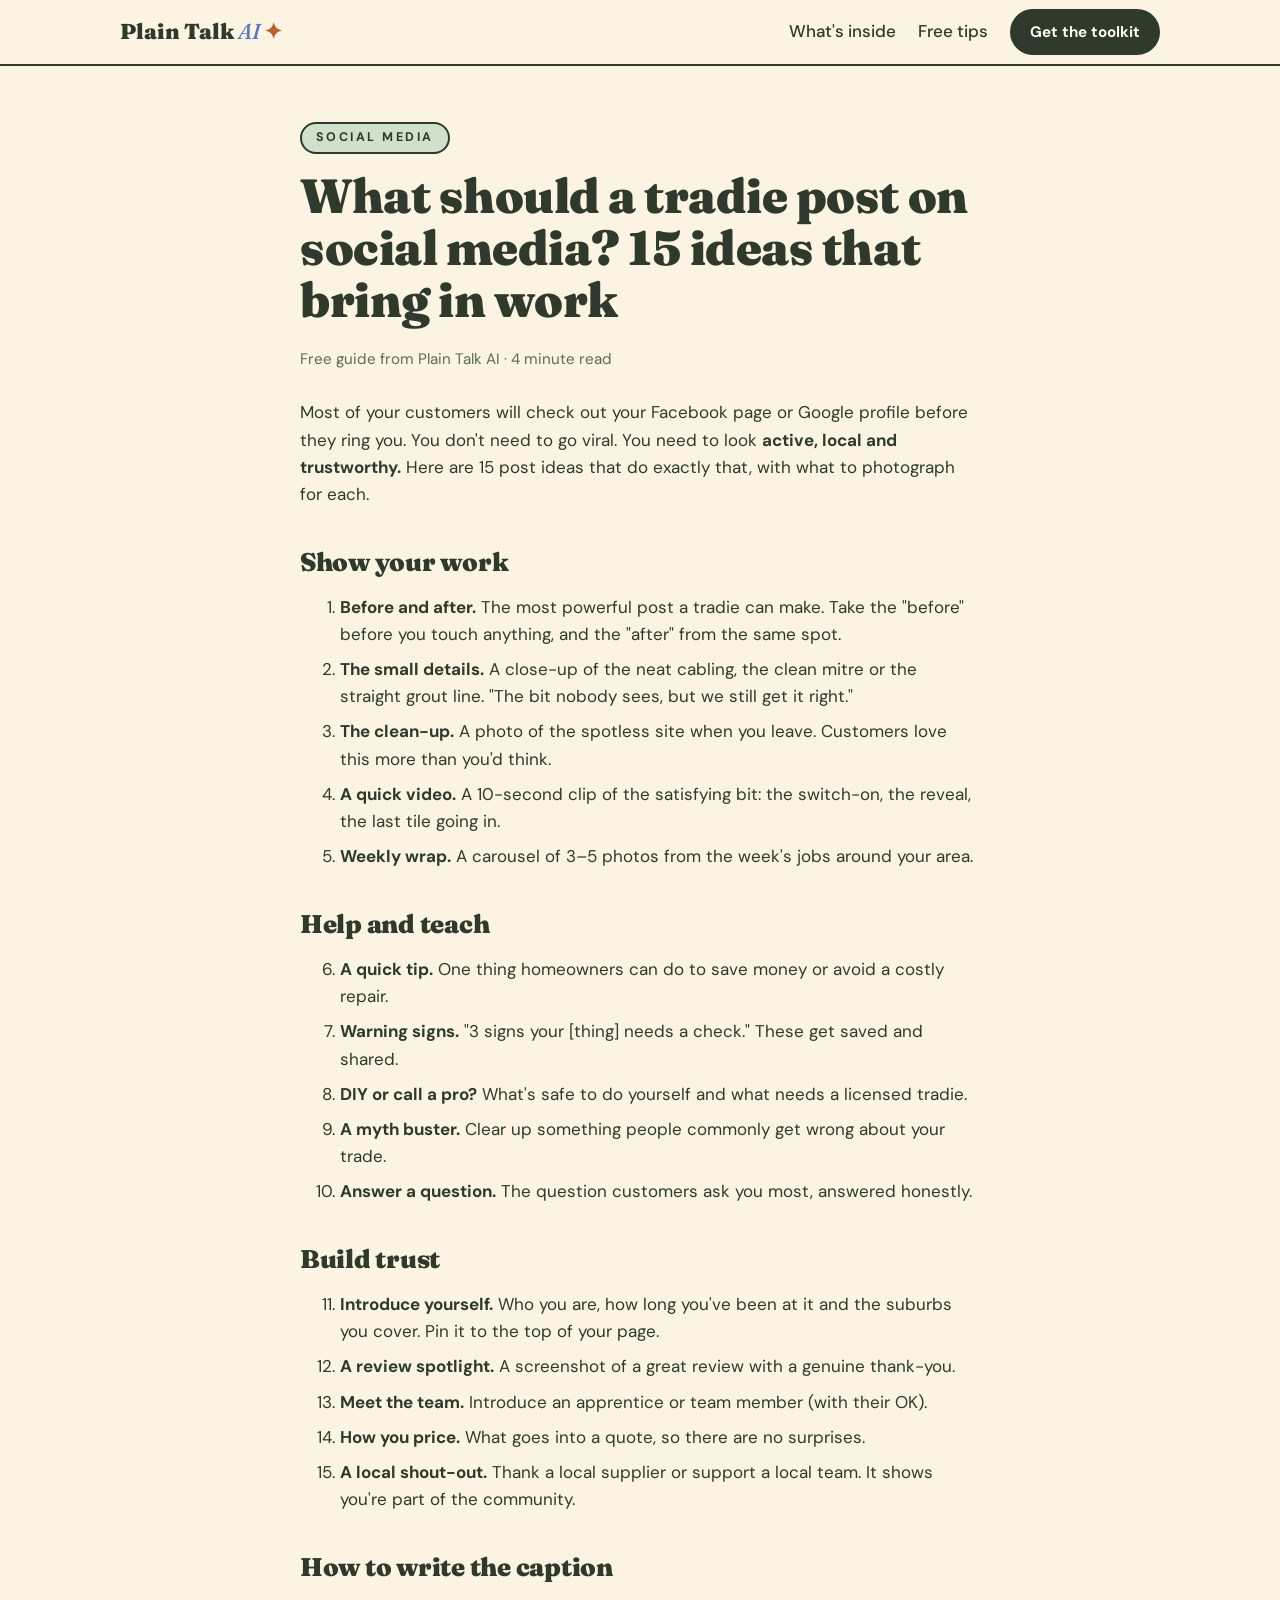
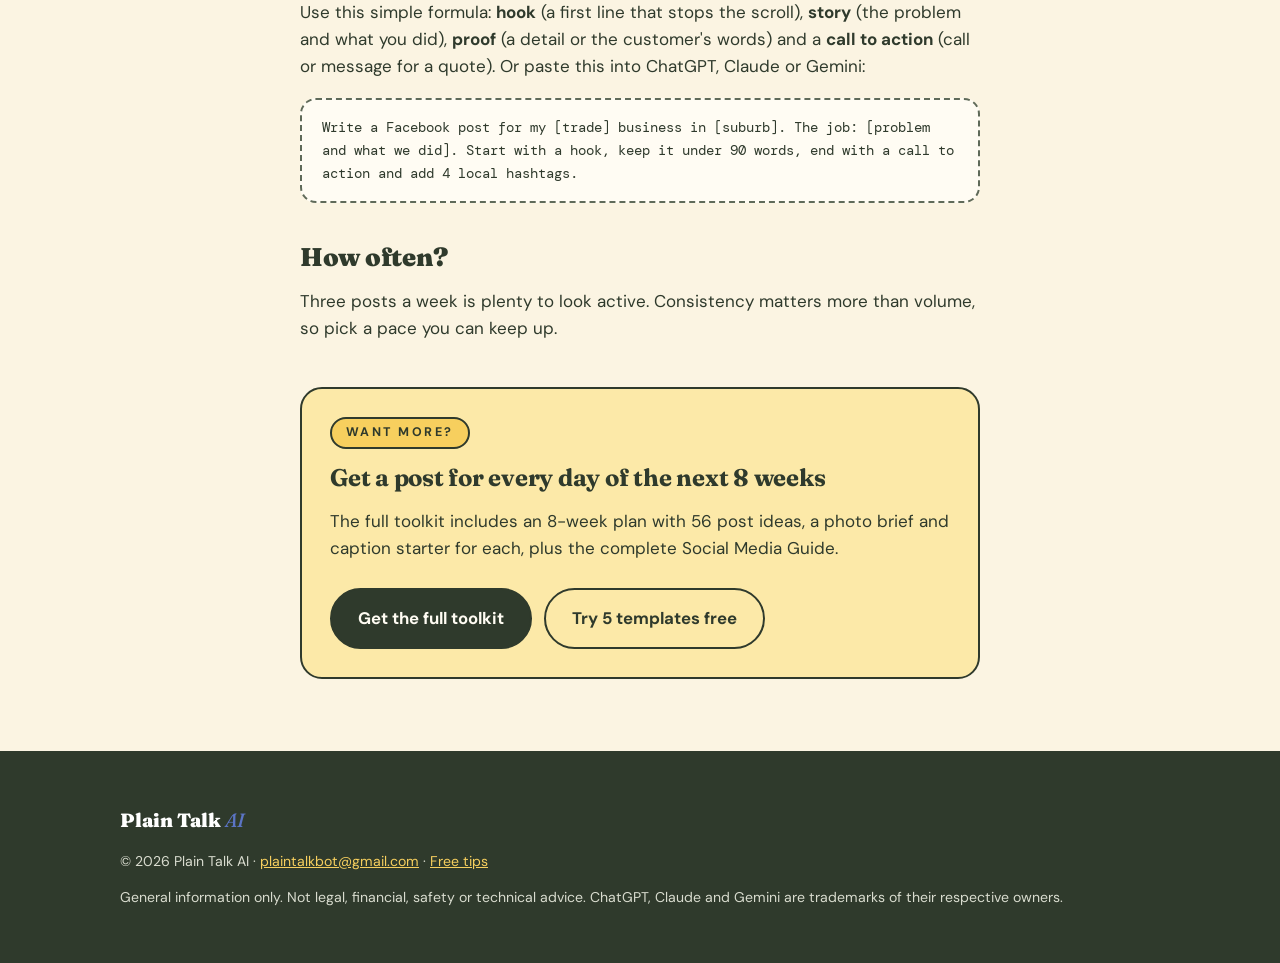
<file: free/social-media-post-ideas-for-tradies.html>
<!doctype html><html lang="en-AU"><head><meta charset="utf-8"><meta name="viewport" content="width=device-width, initial-scale=1">
<title>What should a tradie post on social media? 15 ideas that bring in work | Plain Talk AI</title><meta name="description" content="15 social media post ideas for Australian tradies, with what to photograph and how to write the caption. Simple ideas for Facebook, Instagram and Google."><link rel="canonical" href="https://plaintalkbot.com/free/social-media-post-ideas-for-tradies.html">
<link rel="preconnect" href="https://fonts.googleapis.com"><link href="https://fonts.googleapis.com/css2?family=Fraunces:ital,opsz,wght@0,9..144,700;0,9..144,900;1,9..144,500&family=DM+Sans:wght@400;500;700&family=DM+Mono&display=swap" rel="stylesheet">
<link rel="stylesheet" href="../site.css"></head><body>
<nav><div class="wrap"><a class="logo" href="../">Plain Talk <em>AI</em> <span class="spk">✦</span></a><ul><li><a href="../#inside">What's inside</a></li><li><a href="../free/">Free tips</a></li><li><a class="btn" href="../#buy">Get the toolkit</a></li></ul></div></nav>
<article class="article"><span class="pill sage">Social media</span><h1>What should a tradie post on social media? 15 ideas that bring in work</h1><p class="meta">Free guide from Plain Talk AI · 4 minute read</p><p>Most of your customers will check out your Facebook page or Google profile before they ring you. You don't need to go viral. You need to look <b>active, local and trustworthy.</b> Here are 15 post ideas that do exactly that, with what to photograph for each.</p>
<h2>Show your work</h2><ol>
<li><b>Before and after.</b> The most powerful post a tradie can make. Take the "before" before you touch anything, and the "after" from the same spot.</li>
<li><b>The small details.</b> A close-up of the neat cabling, the clean mitre or the straight grout line. "The bit nobody sees, but we still get it right."</li>
<li><b>The clean-up.</b> A photo of the spotless site when you leave. Customers love this more than you'd think.</li>
<li><b>A quick video.</b> A 10-second clip of the satisfying bit: the switch-on, the reveal, the last tile going in.</li>
<li><b>Weekly wrap.</b> A carousel of 3–5 photos from the week's jobs around your area.</li></ol>
<h2>Help and teach</h2><ol start="6">
<li><b>A quick tip.</b> One thing homeowners can do to save money or avoid a costly repair.</li>
<li><b>Warning signs.</b> "3 signs your [thing] needs a check." These get saved and shared.</li>
<li><b>DIY or call a pro?</b> What's safe to do yourself and what needs a licensed tradie.</li>
<li><b>A myth buster.</b> Clear up something people commonly get wrong about your trade.</li>
<li><b>Answer a question.</b> The question customers ask you most, answered honestly.</li></ol>
<h2>Build trust</h2><ol start="11">
<li><b>Introduce yourself.</b> Who you are, how long you've been at it and the suburbs you cover. Pin it to the top of your page.</li>
<li><b>A review spotlight.</b> A screenshot of a great review with a genuine thank-you.</li>
<li><b>Meet the team.</b> Introduce an apprentice or team member (with their OK).</li>
<li><b>How you price.</b> What goes into a quote, so there are no surprises.</li>
<li><b>A local shout-out.</b> Thank a local supplier or support a local team. It shows you're part of the community.</li></ol>
<h2>How to write the caption</h2><p>Use this simple formula: <b>hook</b> (a first line that stops the scroll), <b>story</b> (the problem and what you did), <b>proof</b> (a detail or the customer's words) and a <b>call to action</b> (call or message for a quote). Or paste this into ChatGPT, Claude or Gemini:</p>
<blockquote>Write a Facebook post for my [trade] business in [suburb]. The job: [problem and what we did]. Start with a hook, keep it under 90 words, end with a call to action and add 4 local hashtags.</blockquote>
<h2>How often?</h2><p>Three posts a week is plenty to look active. Consistency matters more than volume, so pick a pace you can keep up.</p><div class="cta-box"><span class="pill">Want more?</span><h3>Get a post for every day of the next 8 weeks</h3><p>The full toolkit includes an 8-week plan with 56 post ideas, a photo brief and caption starter for each, plus the complete Social Media Guide.</p><div class="cta-row"><a class="btn" href="../#buy">Get the full toolkit</a><a class="btn light" href="../#free">Try 5 templates free</a></div></div></article><footer><div class="wrap"><p><span class="logo">Plain Talk <em>AI</em></span></p><p>© 2026 Plain Talk AI · <a href="mailto:plaintalkbot@gmail.com">plaintalkbot@gmail.com</a> · <a href="../free/">Free tips</a></p>
<p>General information only. Not legal, financial, safety or technical advice. ChatGPT, Claude and Gemini are trademarks of their respective owners.</p></div></footer></body></html>
</file>
<file: site.css>
:root{--cream:#FBF4E2;--paper:#FFFCF3;--ink:#2F3A2C;--muted:#5f6a59;--sage:#CFE0CB;--sage2:#E4EEDF;--butter:#F7CF5E;--butter2:#FCE9A8;--blue:#5B74C4;--blue2:#E6EBF8;--rust:#B5622A;--line:#D9D2BC}
*{box-sizing:border-box}
html{scroll-behavior:smooth}
body{margin:0;font-family:'DM Sans',system-ui,sans-serif;color:var(--ink);background:var(--cream);line-height:1.6;font-size:17px}
img{max-width:100%;display:block}
a{color:inherit}
.wrap{max-width:1080px;margin:0 auto;padding:0 20px}
h1,h2,h3{font-family:Fraunces,Georgia,serif;line-height:1.08;margin:0 0 .45em;font-weight:900;letter-spacing:-.01em}
h1{font-size:clamp(2.4rem,6vw,4rem)}
h2{font-size:clamp(1.8rem,4vw,2.6rem)}
h3{font-size:1.2rem;font-weight:700}
h1 em,h2 em{font-weight:500;color:var(--blue)}
.gingham{background-color:var(--sage);background-image:linear-gradient(rgba(255,255,255,.4) 1px,transparent 1px),linear-gradient(90deg,rgba(255,255,255,.4) 1px,transparent 1px);background-size:26px 26px}
.pill{display:inline-block;font-weight:700;font-size:.78rem;letter-spacing:.2em;text-transform:uppercase;background:var(--butter);border:2px solid var(--ink);border-radius:99px;padding:4px 14px;margin-bottom:16px}
.pill.sage{background:var(--sage)}
.btn{display:inline-block;background:var(--ink);color:var(--paper);text-decoration:none;font-weight:700;font-size:1.05rem;padding:15px 26px;border-radius:99px;border:2px solid var(--ink);cursor:pointer;transition:transform .15s}
.btn:hover{transform:translateY(-2px)}
.btn.yellow{background:var(--butter);color:var(--ink)}
.btn.light{background:transparent;color:var(--ink)}
/* nav */
nav{background:var(--cream);border-bottom:2px solid var(--ink);position:sticky;top:0;z-index:10}
nav .wrap{display:flex;align-items:center;justify-content:space-between;height:64px;gap:12px}
.logo{font-family:Fraunces,serif;font-weight:900;font-size:1.35rem;text-decoration:none;white-space:nowrap}
.logo em{font-weight:500;color:var(--blue)}
.logo .spk{color:var(--rust)}
nav ul{display:flex;gap:22px;list-style:none;margin:0;padding:0;align-items:center}
nav ul a{text-decoration:none;font-weight:500}
nav .btn{padding:9px 18px;font-size:.95rem}
/* hero */
.hero{border-bottom:2px solid var(--ink);padding:64px 0 72px;position:relative;overflow:hidden}
.hero-grid{display:grid;grid-template-columns:1.15fr .85fr;gap:48px;align-items:center}
.lead{font-size:1.2rem;max-width:34em}
.cta-row{display:flex;gap:12px;flex-wrap:wrap;margin-top:26px}
.note{font-size:.92rem;color:var(--muted);margin-top:14px}
.cover-wrap{position:relative;max-width:380px;margin:0 auto}
.cover-wrap img{border:2px solid var(--ink);border-radius:10px;box-shadow:10px 10px 0 var(--ink);transform:rotate(2.5deg)}
.spark{position:absolute;width:34px;height:34px}
/* sections */
section{padding:80px 0;border-bottom:2px solid var(--ink)}
.cream{background:var(--cream)} .paper{background:var(--paper)} .blue{background:var(--blue);color:#fff} .butter{background:var(--butter2)}
.intro{max-width:46em}
.grid3{display:grid;grid-template-columns:repeat(3,1fr);gap:20px;margin-top:32px}
.grid2{display:grid;grid-template-columns:repeat(2,1fr);gap:20px;margin-top:32px}
.card{background:var(--paper);border:2px solid var(--ink);border-radius:18px;padding:24px}
.card p{margin:0;color:var(--muted)}
.oval{display:inline-flex;align-items:center;justify-content:center;width:52px;height:38px;border-radius:50%;background:var(--butter);border:2px solid var(--ink);font-weight:700;margin-bottom:12px}
.ex{border-radius:18px;padding:24px;border:2px solid var(--ink);font-size:.98rem}
.ex.bad{background:var(--paper);border-style:dashed;color:var(--muted)}
.ex.good{background:#FBE3EA}
.ex .lbl{font-weight:700;font-size:.75rem;letter-spacing:.18em;text-transform:uppercase;margin-bottom:10px;color:var(--ink)}
.parts{display:grid;grid-template-columns:repeat(4,1fr);gap:16px;margin-top:32px}
.parts .card{padding:20px}
.parts h3{font-size:1.05rem}
.parts p{font-size:.93rem}
.weeks{display:grid;grid-template-columns:repeat(4,1fr);gap:12px;margin-top:28px}
.wk{background:rgba(255,255,255,.12);border:2px solid rgba(255,255,255,.6);border-radius:16px;padding:14px 16px}
.wk b{display:block;font-size:.75rem;letter-spacing:.2em;color:var(--butter)}
.wk span{font-family:Fraunces,serif;font-weight:700;font-size:1.1rem}
.blue .pill{color:var(--ink)}
.blue h2 em{color:var(--butter)}
.gallery{display:grid;grid-template-columns:repeat(4,1fr);gap:18px;margin-top:32px}
.gallery img{border:2px solid var(--ink);border-radius:8px;background:#fff}
.buybox{max-width:560px;margin:0 auto;text-align:center;background:var(--paper);border:2px solid var(--ink);border-radius:28px;padding:40px 28px;box-shadow:10px 10px 0 var(--ink)}
.price{font-family:Fraunces,serif;font-weight:900;font-size:3.4rem;line-height:1;margin:10px 0 4px}
.buybox ul{list-style:none;padding:0;margin:22px auto 26px;max-width:360px;text-align:left}
.buybox li{padding:8px 0;border-bottom:1.5px dashed var(--line)}
.buybox li::before{content:"✦";color:var(--rust);margin-right:10px}
.free-grid{display:grid;grid-template-columns:1fr 1fr;gap:40px;align-items:center}
form{display:flex;flex-direction:column;gap:10px}
input[type=email],input[type=text]{padding:15px 18px;border:2px solid var(--ink);border-radius:99px;font-size:1rem;font-family:inherit;background:var(--paper)}
.article-card{display:block;text-decoration:none;background:var(--paper);border:2px solid var(--ink);border-radius:18px;padding:22px;transition:transform .15s}
.article-card:hover{transform:translateY(-3px)}
.article-card .tag{font-size:.75rem;font-weight:700;letter-spacing:.18em;color:var(--rust);text-transform:uppercase}
.article-card h3{margin:8px 0 6px}
.article-card p{margin:0;color:var(--muted);font-size:.95rem}
details{border-bottom:2px dashed var(--line);padding:18px 0}
summary{font-family:Fraunces,serif;font-weight:700;font-size:1.15rem;cursor:pointer}
details p{color:var(--muted);margin:10px 0 0}
footer{background:var(--ink);color:#d9dccf;font-size:.88rem;padding:40px 0}
footer a{color:var(--butter)}
footer .logo{color:#fff;font-size:1.2rem}
/* articles */
.article{max-width:720px;margin:0 auto;padding:56px 20px 72px}
.article h1{font-size:clamp(2rem,5vw,3rem)}
.article h2{font-size:1.6rem;margin-top:1.6em}
.article .meta{color:var(--muted);font-size:.95rem;margin-bottom:28px}
.article blockquote{margin:16px 0;background:var(--paper);border:2px dashed var(--muted);border-radius:16px;padding:16px 20px;font-family:'DM Mono',monospace;font-size:.9rem;white-space:pre-wrap}
.article li{margin-bottom:8px}
.cta-box{margin-top:44px;background:var(--butter2);border:2px solid var(--ink);border-radius:22px;padding:28px}
.cta-box h3{font-size:1.5rem}
@media (max-width:860px){
 nav ul li:not(:last-child){display:none}
 .hero-grid,.free-grid,.grid2{grid-template-columns:1fr}
 .grid3{grid-template-columns:1fr}
 .parts,.weeks,.gallery{grid-template-columns:repeat(2,1fr)}
 .cover-wrap{max-width:260px}
 section{padding:56px 0}
 .hero{padding:44px 0 56px}
 .hero .spark{display:none}
}
@media (max-width:420px){.parts,.weeks{grid-template-columns:1fr}}
</file>
